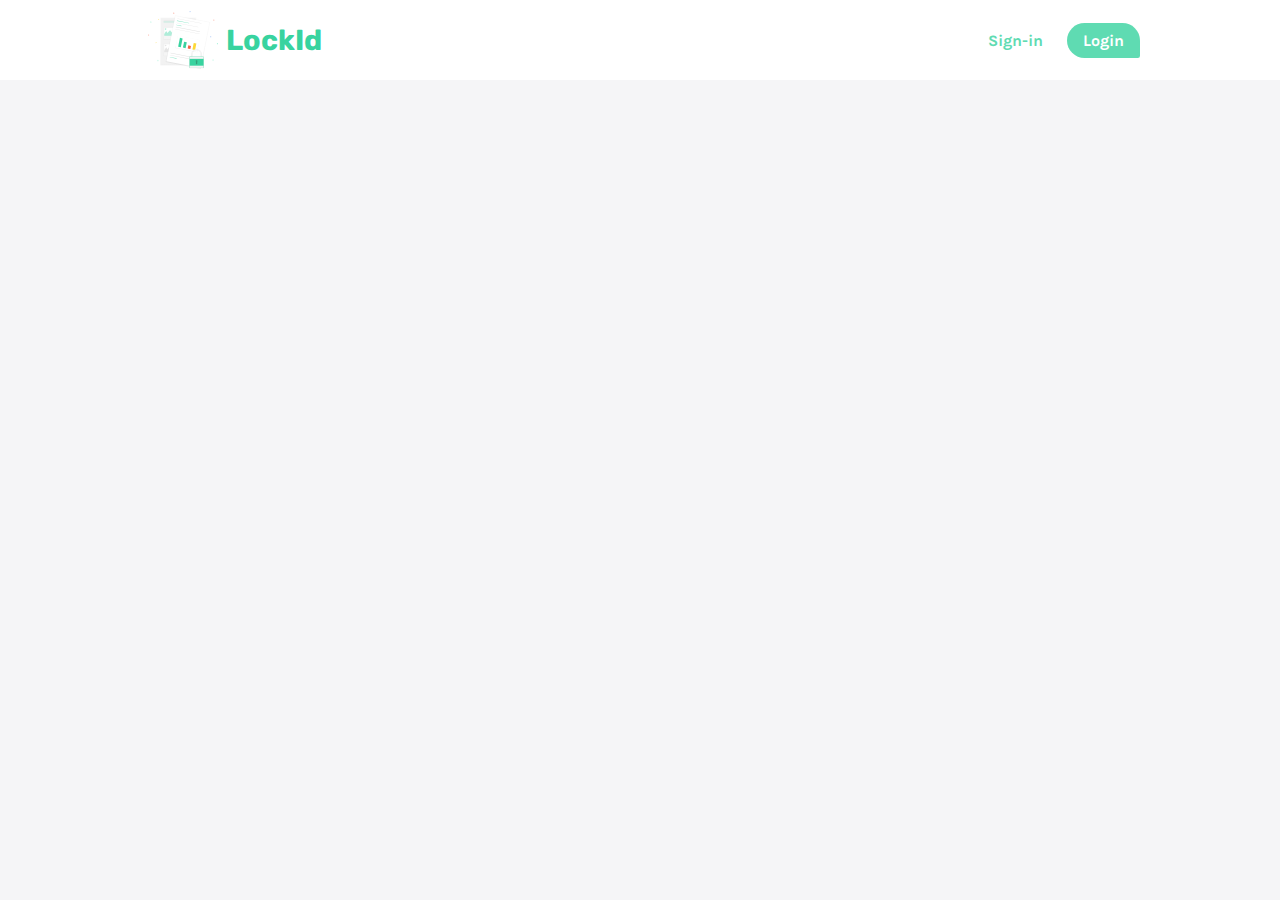
<file: landing.html>
<!DOCTYPE html>
<html lang="en">
  <head>
    <meta charset="UTF-8">
    <title>Open Component Challenge</title>
    <link rel="stylesheet" href="css/style.css">
  </head>
  <body>
    <!-- NAVBAR -->
    <div class="navbar">
      <div class="container">
        <div class="nav-brand">
          <img src="images/logo.svg" alt="brand logo">
          <p>LockId</p>
        </div>
        <div class="nav-profile">
          <a href="session.html" class="btn-white">Sign-in</a>
          <a href="session.html" class="btn">Login</a>
        </div>
      </div>
    </div>

    <!-- CONTENT -->
    <div class="content">

    </div>
  </body>
</html>
</file>
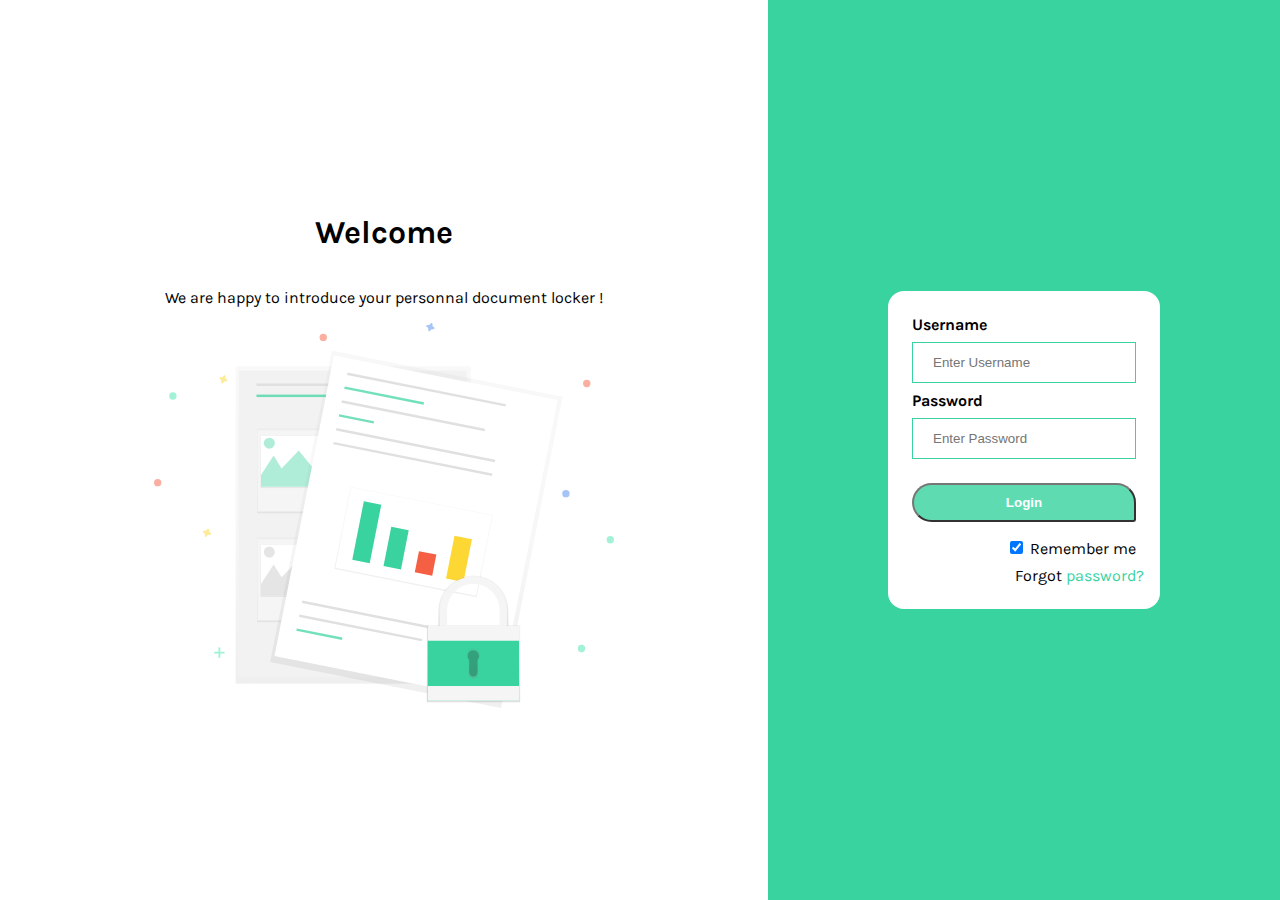
<file: session.html>
<!DOCTYPE html>
<html lang="en">
  <head>
    <meta charset="UTF-8">
    <title>Open Component Challenge</title>
    <link rel="stylesheet" href="css/style.css">
  </head>
  <body>
    <div class="session">
      <div class="session-left">
        <h1>Welcome</h1>
        <p>We are happy to introduce your personnal document locker !</p>
        <img src="images/logo.svg" alt="session logo image">
      </div>
      <div class="session-right">
        <div class="login">
          <form action="index.html">
            <div class="login-container">
              <label for="uname"><b>Username</b></label>
              <input type="text" placeholder="Enter Username" name="uname" required>

              <label for="psw"><b>Password</b></label>
              <input type="password" placeholder="Enter Password" name="psw" required>

              <button type="submit" class="btn">Login</button>
              <span>
                <label>
                  <input type="checkbox" checked="checked" name="remember"> Remember me
                </label>
              </span>
            </div>
            <span class="psw">Forgot <a href="#">password?</a></span>
          </form>
        </div>
      </div>
    </div>
  </body>
</html>
</file>
<file: css/style.css>
/* Fonts */
@import url("http://fonts.googleapis.com/css?family=Open+Sans:400,300,700");
@import url("https://use.fontawesome.com/releases/v5.0.10/css/all.css");
@import url("https://fonts.googleapis.com/css?family=Karla:400,700,900|Rubik:400,700,900");

/* Components */
 @import url("components/navbar.css");
 @import url("components/avatar.css");
 @import url("components/top.css");
 @import url("components/bottom.css");
 @import url("components/button.css");
 @import url("components/checkbox.css");
 @import url("components/session.css");
 @import url("components/login.css");


body {
  margin: 0;
  margin-bottom: 100px;
  font-family: "Karla", "Arial", sans-serif;
  background-color: #F5F5F7;
}
.text-center {
  text-align: center;
}
.container {
  max-width: 1000px;
  margin: 0 auto;
}
</file>
